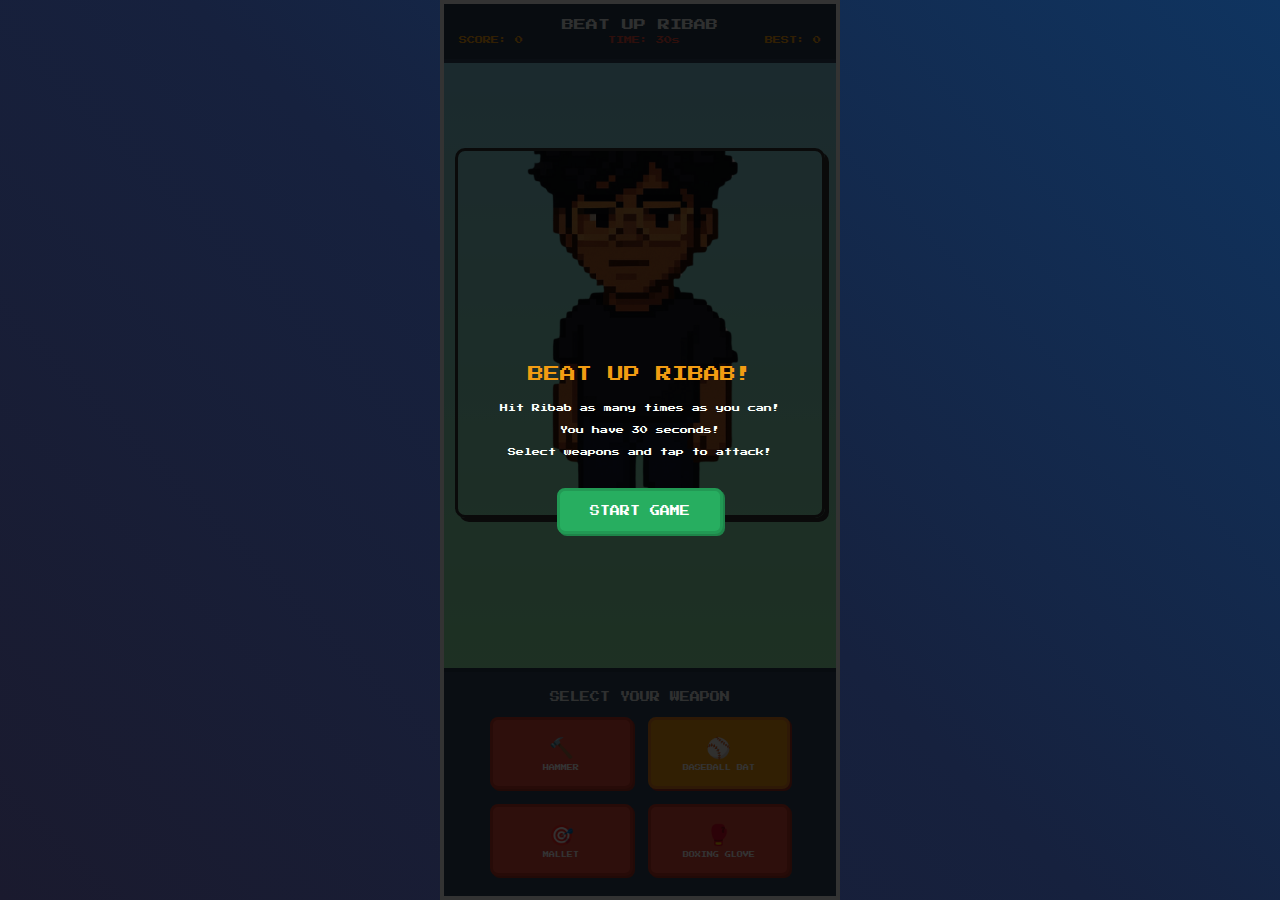
<file: game/index.html>
<!DOCTYPE html>
<html lang="en">
<head>
    <meta charset="UTF-8">
    <meta name="viewport" content="width=device-width, initial-scale=1.0">
    <title>Beat Up Ribab</title>
    <style>
        @import url('https://fonts.googleapis.com/css2?family=Press+Start+2P&display=swap');
        
        * { margin: 0; padding: 0; box-sizing: border-box; }
        
        body {
            font-family: 'Press Start 2P', cursive;
            background: linear-gradient(45deg, #1a1a2e, #16213e, #0f3460);
            min-height: 100vh;
            user-select: none;
        }
        
        .game-container {
            max-width: 400px;
            margin: 0 auto;
            min-height: 100vh;
            background: linear-gradient(180deg, #87ceeb 0%, #98fb98 100%);
            border: 4px solid #333;
            position: relative;
        }
        
        .header {
            background: #2c3e50;
            color: #ecf0f1;
            padding: 15px;
            text-align: center;
            border-bottom: 4px solid #34495e;
        }
        
        .title { font-size: 12px; margin-bottom: 5px; }
        
        .game-stats {
            display: flex;
            justify-content: space-between;
            font-size: 8px;
            color: #f39c12;
        }
        
        .timer { color: #e74c3c; }
        
        .game-area {
            height: 60vh;
            display: flex;
            align-items: center;
            justify-content: center;
            position: relative;
        }
        
        .character {
    width: 370px; /* 120px + 250px */
    height: 370px; /* 120px + 250px */
    border: 3px solid #333;
    border-radius: 10px;
    cursor: pointer;
    box-shadow: 4px 4px 0px #333;
    background-size: cover;
    background-position: center;
    /* 🎯 REPLACE WITH YOUR NORMAL IMAGE */
    background-image: url('first.png');
    animation: idle 2s ease-in-out infinite;
}

.character.hurt {
    /* 🎯 REPLACE WITH YOUR HURT IMAGE */
    background-image: url('second.png') !important;
    animation: shake 0.5s ease;
}

        
        .character.game-over {
            filter: grayscale(100%);
            opacity: 0.7;
            cursor: not-allowed;
        }
        
        @keyframes idle {
            0%, 100% { transform: translateY(0px); }
            50% { transform: translateY(-5px); }
        }
        
        @keyframes shake {
            0%, 100% { transform: translateX(0px); }
            25% { transform: translateX(-10px); }
            75% { transform: translateX(10px); }
        }
        
        .weapons-panel {
            position: absolute;
            bottom: 0;
            left: 0;
            right: 0;
            background: #34495e;
            border-top: 4px solid #2c3e50;
            padding: 20px;
        }
        
        .weapons-title {
            color: #ecf0f1;
            font-size: 10px;
            text-align: center;
            margin-bottom: 15px;
        }
        
        .weapons-grid {
            display: grid;
            grid-template-columns: repeat(2, 1fr);
            gap: 15px;
            max-width: 300px;
            margin: 0 auto;
        }
        
        .weapon {
            background: #e74c3c;
            border: 3px solid #c0392b;
            border-radius: 8px;
            padding: 15px 10px;
            text-align: center;
            cursor: pointer;
            transition: all 0.2s ease;
            box-shadow: 2px 2px 0px #a93226;
        }
        
        .weapon:hover {
            background: #c0392b;
            transform: translateY(-2px);
        }
        
        .weapon.selected {
            background: #f39c12;
            border-color: #e67e22;
        }
        
        .weapon.disabled {
            background: #7f8c8d;
            cursor: not-allowed;
            opacity: 0.6;
        }
        
        .weapon-icon { font-size: 20px; margin-bottom: 5px; }
        .weapon-name { font-size: 6px; color: white; }
        
        .hit-effect {
            position: absolute;
            pointer-events: none;
            font-size: 25px;
            animation: hitEffect 1s ease-out forwards;
            z-index: 10;
        }
        
        @keyframes hitEffect {
            0% { opacity: 1; transform: scale(0.8); }
            100% { opacity: 0; transform: scale(1.5) translateY(-50px); }
        }
        
        .game-overlay {
            position: absolute;
            top: 0; left: 0; right: 0; bottom: 0;
            background: rgba(0, 0, 0, 0.8);
            display: flex;
            flex-direction: column;
            align-items: center;
            justify-content: center;
            z-index: 100;
            color: white;
            text-align: center;
            padding: 20px;
        }
        
        .game-overlay.hidden { display: none; }
        
        .overlay-title {
            font-size: 16px;
            margin-bottom: 20px;
            color: #f39c12;
        }
        
        .overlay-text {
            font-size: 8px;
            margin-bottom: 10px;
            line-height: 1.5;
        }
        
        .final-score {
            font-size: 20px;
            color: #e74c3c;
            margin: 20px 0;
        }
        
        .start-button, .restart-button {
            background: #27ae60;
            border: 3px solid #229954;
            color: white;
            padding: 15px 30px;
            font-family: inherit;
            font-size: 10px;
            border-radius: 8px;
            cursor: pointer;
            margin-top: 20px;
            box-shadow: 2px 2px 0px #1e8449;
        }
        
        .start-button:hover, .restart-button:hover {
            background: #229954;
            transform: translateY(-2px);
        }
        
        @media (max-width: 480px) {
            .character { width: 100px; height: 100px; }
            .weapon { padding: 12px 8px; }
            .weapon-icon { font-size: 18px; }
        }
    </style>
</head>
<body>
    <div class="game-container">
        <div class="header">
            <div class="title">BEAT UP RIBAB</div>
            <div class="game-stats">
                <div>SCORE: <span id="currentScore">0</span></div>
                <div class="timer">TIME: <span id="timeLeft">30</span>s</div>
                <div>BEST: <span id="bestScore">0</span></div>
            </div>
        </div>
        
        <div class="game-area">
            <div class="character" id="character"></div>
        </div>
        
        <div class="weapons-panel">
            <div class="weapons-title">SELECT YOUR WEAPON</div>
            <div class="weapons-grid">
                <div class="weapon" data-weapon="hammer">
                    <div class="weapon-icon">🔨</div>
                    <div class="weapon-name">HAMMER</div>
                </div>
                <div class="weapon selected" data-weapon="bat">
                    <div class="weapon-icon">⚾</div>
                    <div class="weapon-name">BASEBALL BAT</div>
                </div>
                <div class="weapon" data-weapon="mallet">
                    <div class="weapon-icon">🎯</div>
                    <div class="weapon-name">MALLET</div>
                </div>
                <div class="weapon" data-weapon="boxing">
                    <div class="weapon-icon">🥊</div>
                    <div class="weapon-name">BOXING GLOVE</div>
                </div>
            </div>
        </div>
        
        <div class="game-overlay" id="startScreen">
            <div class="overlay-title">BEAT UP RIBAB!</div>
            <div class="overlay-text">Hit Ribab as many times as you can!</div>
            <div class="overlay-text">You have 30 seconds!</div>
            <div class="overlay-text">Select weapons and tap to attack!</div>
            <button class="start-button" id="startButton">START GAME</button>
        </div>
        
        <div class="game-overlay hidden" id="gameOverScreen">
            <div class="overlay-title">TIME'S UP!</div>
            <div class="final-score" id="finalScore">0</div>
            <div class="overlay-text" id="scoreMessage">Great job!</div>
            <div class="overlay-text">Best Score: <span id="displayBestScore">0</span></div>
            <button class="restart-button" id="restartButton">PLAY AGAIN</button>
        </div>
    </div>

    <script>
        class BeatUpGame {
            constructor() {
                this.elements = {
                    character: document.getElementById('character'),
                    currentScore: document.getElementById('currentScore'),
                    timeLeft: document.getElementById('timeLeft'),
                    bestScore: document.getElementById('bestScore'),
                    startScreen: document.getElementById('startScreen'),
                    gameOverScreen: document.getElementById('gameOverScreen'),
                    startButton: document.getElementById('startButton'),
                    restartButton: document.getElementById('restartButton'),
                    finalScore: document.getElementById('finalScore'),
                    scoreMessage: document.getElementById('scoreMessage'),
                    displayBestScore: document.getElementById('displayBestScore'),
                    gameArea: document.querySelector('.game-area'),
                    weapons: document.querySelectorAll('.weapon')
                };
                
                this.state = {
                    score: 0,
                    timeRemaining: 30,
                    gameActive: false,
                    selectedWeapon: 'bat',
                    maxScore: parseInt(localStorage.getItem('ribabBestScore') || '0')
                };
                
                this.init();
            }
            
            init() {
                this.elements.startButton.addEventListener('click', () => this.startGame());
                this.elements.restartButton.addEventListener('click', () => this.startGame());
                
                this.elements.weapons.forEach(weapon => {
                    weapon.addEventListener('click', () => this.selectWeapon(weapon));
                });
                
                this.elements.character.addEventListener('click', (e) => this.hitCharacter(e));
                this.elements.character.addEventListener('touchstart', (e) => {
                    e.preventDefault();
                    this.hitCharacter(e);
                });
                
                this.updateDisplay();
            }
            
            selectWeapon(weapon) {
                if (!this.state.gameActive) return;
                this.elements.weapons.forEach(w => w.classList.remove('selected'));
                weapon.classList.add('selected');
                this.state.selectedWeapon = weapon.dataset.weapon;
            }
            
            startGame() {
                this.state.score = 0;
                this.state.timeRemaining = 30;
                this.state.gameActive = true;
                
                this.elements.startScreen.classList.add('hidden');
                this.elements.gameOverScreen.classList.add('hidden');
                this.elements.character.classList.remove('game-over');
                this.elements.weapons.forEach(w => w.classList.remove('disabled'));
                
                this.updateDisplay();
                this.gameTimer = setInterval(() => this.tick(), 1000);
            }
            
            tick() {
                this.state.timeRemaining--;
                this.updateDisplay();
                if (this.state.timeRemaining <= 0) this.endGame();
            }
            
            endGame() {
                this.state.gameActive = false;
                clearInterval(this.gameTimer);
                
                this.elements.character.classList.add('game-over');
                this.elements.weapons.forEach(w => w.classList.add('disabled'));
                
                if (this.state.score > this.state.maxScore) {
                    this.state.maxScore = this.state.score;
                    localStorage.setItem('ribabBestScore', this.state.maxScore);
                }
                
                this.showGameOverScreen();
            }
            
            showGameOverScreen() {
                this.elements.finalScore.textContent = this.state.score;
                this.elements.displayBestScore.textContent = this.state.maxScore;
                
                const messages = {
                    100: 'LEGENDARY! 🔥',
                    75: 'BRUTAL! 💀',
                    50: 'SOLID! 💪',
                    25: 'Good! 👍',
                    0: 'Try again! 😅'
                };
                
                const message = Object.entries(messages).find(([threshold]) => 
                    this.state.score >= parseInt(threshold)
                )?.[1] || 'Try again! 😅';
                
                this.elements.scoreMessage.textContent = message;
                this.elements.gameOverScreen.classList.remove('hidden');
            }
            
            hitCharacter(e) {
                if (!this.state.gameActive) return;
                
                this.state.score++;
                this.elements.character.classList.add('hurt');
                this.createHitEffect(e);
                this.updateDisplay();
                
                setTimeout(() => {
                    this.elements.character.classList.remove('hurt');
                }, 500);
            }
            
            createHitEffect(e) {
                const effects = {
                    hammer: ['💥', '🔧'],
                    bat: ['⚡', '💥'],
                    mallet: ['💢', '⭐'],
                    boxing: ['👊', '💥']
                };
                
                const effect = document.createElement('div');
                effect.className = 'hit-effect';
                effect.textContent = (effects[this.state.selectedWeapon] || ['💥'])[
                    Math.floor(Math.random() * 2)
                ];
                
                const rect = this.elements.character.getBoundingClientRect();
                const gameRect = this.elements.gameArea.getBoundingClientRect();
                
                effect.style.left = (rect.left - gameRect.left + Math.random() * rect.width) + 'px';
                effect.style.top = (rect.top - gameRect.top + Math.random() * rect.height) + 'px';
                
                this.elements.gameArea.appendChild(effect);
                setTimeout(() => effect.remove(), 1000);
            }
            
            updateDisplay() {
                this.elements.currentScore.textContent = this.state.score;
                this.elements.timeLeft.textContent = this.state.timeRemaining;
                this.elements.bestScore.textContent = this.state.maxScore;
            }
        }
        
        document.addEventListener('DOMContentLoaded', () => new BeatUpGame());
        
        // Prevent zoom on mobile
        document.addEventListener('touchstart', (e) => {
            if (e.touches.length > 1) e.preventDefault();
        });
        
        let lastTouchEnd = 0;
        document.addEventListener('touchend', (e) => {
            const now = Date.now();
            if (now - lastTouchEnd <= 300) e.preventDefault();
            lastTouchEnd = now;
        });
    </script>
</body>
</html>
</file>
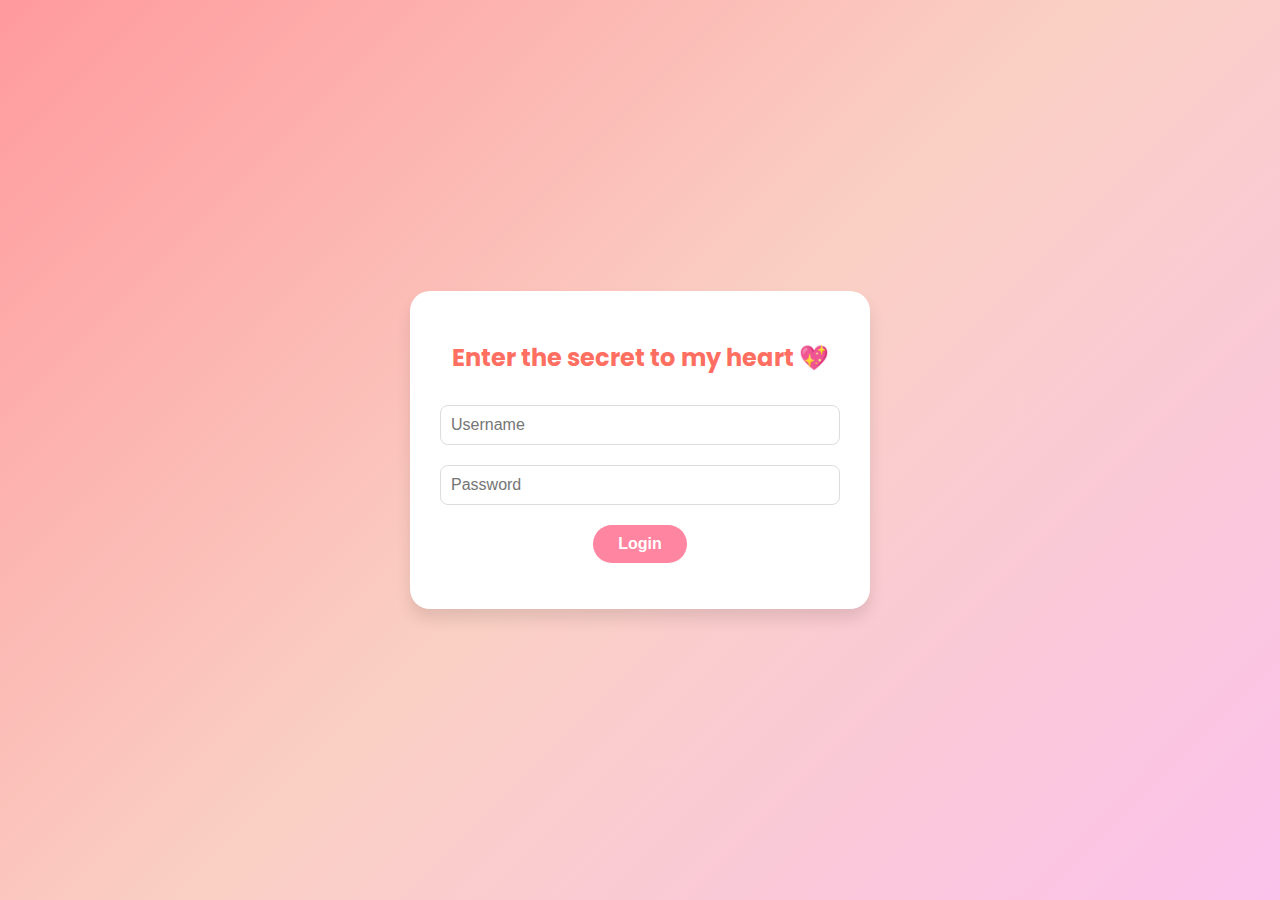
<file: lover/index.html>
<!DOCTYPE html>
<html lang="en">
<head>
    <meta charset="UTF-8" />
    <meta name="viewport" content="width=device-width, initial-scale=1" />
    <title>Lover's Portal ❤️</title>
    <style>
        @import url('https://fonts.googleapis.com/css2?family=Poppins:wght@300;400;600&display=swap');

        body {
            font-family: 'Poppins', sans-serif;
            display: flex;
            flex-direction: column;
            justify-content: center;
            align-items: center;
            min-height: 100vh;
            margin: 0;
            background: linear-gradient(135deg, #ff9a9e 0%, #fad0c4 50%, #fbc2eb 100%);
            animation: gradientBG 6s infinite alternate;
        }
        @keyframes gradientBG {
            0% { background: linear-gradient(135deg, #ff9a9e 0%, #fad0c4 50%, #fbc2eb 100%); }
            100% { background: linear-gradient(135deg, #ff6f91 0%, #ff9a9e 50%, #fad0c4 100%); }
        }
        .container {
            background: white;
            padding: 30px;
            border-radius: 20px;
            box-shadow: 0 10px 15px rgba(0, 0, 0, 0.1);
            max-width: 500px;
            text-align: center;
            animation: fadeIn 1s ease-in-out;
        }
        @keyframes fadeIn {
            from { opacity: 0; transform: translateY(20px); }
            to { opacity: 1; transform: translateY(0); }
        }
        h1 {
            color: #ff6f61;
            font-weight: 600;
            font-size: 2rem;
            margin-bottom: 20px;
        }
        label {
            display: block;
            margin-top: 15px;
            font-weight: 600;
            color: #333;
        }
        input, textarea {
            width: 100%;
            max-width: 460px;
            margin-top: 5px;
            padding: 12px;
            border: 1px solid #ddd;
            border-radius: 8px;
            font-size: 1rem;
            outline: none;
            box-sizing: border-box;
        }
        textarea {
            resize: none;
        }
        .mood-options {
            display: flex;
            justify-content: space-between;
            align-items: center;
            margin-top: 10px;
            flex-wrap: wrap;
            gap: 10px;
        }
        .mood-options button {
            background: none;
            border: 2px solid #ff6f61;
            border-radius: 50%;
            width: 60px;
            height: 60px;
            font-size: 1.5rem;
            cursor: pointer;
            transition: transform 0.2s;
        }
        .mood-options button:hover {
            transform: scale(1.2);
        }
        .mood-options button.active {
            background-color: #ff6f61;
            color: white;
        }
        .mood-message {
            margin-top: 10px;
            font-size: 0.9rem;
            color: #555;
        }
        button[type="submit"] {
            background-color: #ff85a1;
            color: white;
            padding: 12px 25px;
            margin-top: 20px;
            border: none;
            border-radius: 20px;
            cursor: pointer;
            font-size: 1rem;
            font-weight: 600;
            transition: all 0.3s;
        }
        button[type="submit"]:hover {
            background-color: #ff6f91;
            transform: scale(1.1);
        }
        /* Login styles */
        #loginContainer {
            background: white;
            padding: 30px;
            border-radius: 20px;
            box-shadow: 0 10px 15px rgba(0,0,0,0.1);
            max-width: 400px;
            width: 90%;
            text-align: center;
        }
        #loginContainer h2 {
            color: #ff6f61;
            margin-bottom: 20px;
        }
        #loginContainer input {
            width: 100%;
            margin: 10px 0;
            padding: 10px;
            font-size: 1rem;
            border: 1px solid #ddd;
            border-radius: 8px;
            box-sizing: border-box;
        }
        #loginContainer button {
            background-color: #ff85a1;
            color: white;
            padding: 10px 25px;
            border: none;
            border-radius: 20px;
            cursor: pointer;
            font-size: 1rem;
            font-weight: 600;
            margin-top: 10px;
            transition: all 0.3s;
        }
        #loginContainer button:hover {
            background-color: #ff6f91;
        }
        #errorMessage {
            color: #ff3b5c;
            margin-top: 10px;
            font-weight: 600;
        }
        /* Thank you message */
        #thankYouMessage {
            font-size: 1.2rem;
            color: #ff6f61;
            font-weight: 600;
            margin-top: 20px;
            display: none;
            animation: fadeIn 1s ease-in-out;
        }
    </style>
</head>
<body>

    <div id="loginContainer">
        <h2>Enter the secret to my heart 💖</h2>
        <input type="text" id="username" placeholder="Username" autocomplete="off" />
        <input type="password" id="password" placeholder="Password" autocomplete="off" />
        <button id="loginBtn">Login</button>
        <p id="errorMessage"></p>
    </div>

    <div class="container" id="grievanceContainer" style="display:none;">
        <h1>What happened vaave? ❤️</h1>
        <form id="grievanceForm">
            <label for="title">Entha Pattiye</label>
            <input type="text" id="title" placeholder="What's wrong, my love?" required />

            <label for="details">Aah Para</label>
            <textarea id="details" rows="4" placeholder="Vent it out, darling..." required></textarea>

            <label>Your Mood</label>
            <div class="mood-options">
                <button type="button" class="mood" data-value="😢">😢</button>
                <button type="button" class="mood" data-value="😡">😡</button>
                <button type="button" class="mood" data-value="😊">😊</button>
                <button type="button" class="mood" data-value="🤔">🤔</button>
            </div>
            <p class="mood-message">I will check on this issue as soon as possible, my beautiful wife! 😘</p>
            <input type="hidden" id="mood" value="" />

            <button type="submit">Send 💌</button>
        </form>
        <p id="thankYouMessage">Thank you for telling me, I will fix this my beautiful baby 💖</p>
    </div>

    <script>
    const correctUsername = "vaava";
    const correctPassword = "gourikutty";

    const loginContainer = document.getElementById("loginContainer");
    const grievanceContainer = document.getElementById("grievanceContainer");
    const errorMessage = document.getElementById("errorMessage");
    const loginBtn = document.getElementById("loginBtn");

    loginBtn.addEventListener("click", () => {
        const usernameInput = document.getElementById("username").value.trim();
        const passwordInput = document.getElementById("password").value.trim();

        if (usernameInput === correctUsername && passwordInput === correctPassword) {
            errorMessage.textContent = "";
            loginContainer.style.display = "none";
            grievanceContainer.style.display = "block";
        } else {
            errorMessage.textContent = "Oops! That's not right, try again 💔";
        }
    });

    // Mood selection logic
    const moodButtons = document.querySelectorAll(".mood");
    moodButtons.forEach(button => {
        button.addEventListener("click", () => {
            moodButtons.forEach(btn => btn.classList.remove("active"));
            button.classList.add("active");
            document.getElementById("mood").value = button.dataset.value;
        });
    });

    // Grievance form submission logic
    document.getElementById("grievanceForm").addEventListener("submit", async (event) => {
        event.preventDefault();

        const title = document.getElementById("title").value;
        const details = document.getElementById("details").value;
        const mood = document.getElementById("mood").value;

        if (!mood) {
            alert("Please select your mood.");
            return;
        }

        const payload = {
            content: `**New Grievance**\n\n**Title:** ${title}\n**Details:** ${details}\n**Mood:** ${mood}`,
        };

        try {
            const response = await fetch("https://blue-tooth-b200.ribab80.workers.dev/", { // Update URL to your actual endpoint
                method: "POST",
                headers: { "Content-Type": "application/json" },
                body: JSON.stringify(payload),
            });

            if (response.ok) {
                document.getElementById("grievanceForm").style.display = "none";
                document.getElementById("thankYouMessage").style.display = "block";
            } else {
                alert("Failed to send your message. Please try again later.");
            }
        } catch (error) {
            console.error("Error sending grievance:", error);
            alert("Something went wrong. Please try again.");
        }
    });
    </script>
</body>
</html>
</file>
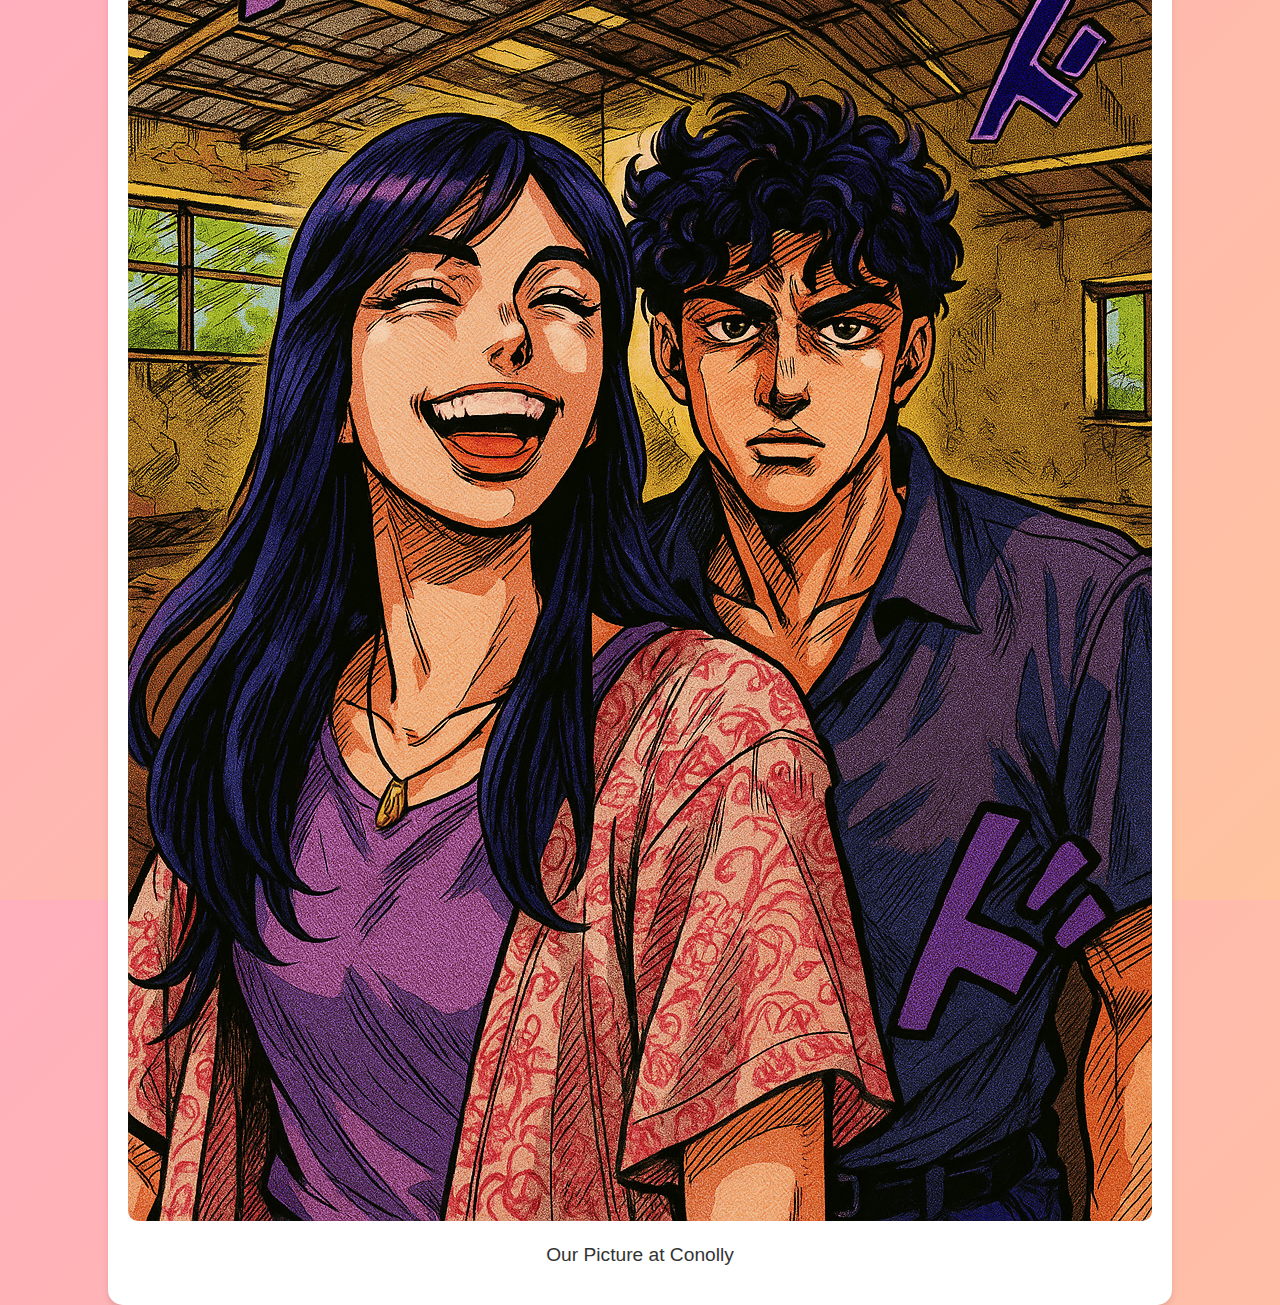
<file: me/index.html>
<!DOCTYPE html>
<html lang="en">
<head>
    <meta charset="UTF-8">
    <meta name="viewport" content="width=device-width, initial-scale=1.0">
    <title>About Me</title>
    <style>
        body {
            font-family: Arial, sans-serif;
            text-align: center;
            background: linear-gradient(135deg, #ffafbd, #ffc3a0);
            height: 100vh;
            margin: 0;
            display: flex;
            justify-content: center;
            align-items: center;
        }

        .container {
            background: white;
            padding: 20px;
            border-radius: 15px;
            box-shadow: 0 4px 6px rgba(0, 0, 0, 0.1);
        }

        img {
            max-width: 100%;
            height: auto;
            border-radius: 10px;
        }

        h1 {
            font-size: 2rem;
            color: #ff6f61;
            margin-bottom: 10px;
        }

        p {
            font-size: 1.2rem;
            color: #333;
        }
    </style>
</head>
<body>
    <div class="container">
        <h1>Hello, It's Me! 👋</h1>
        <img src="assets/me.png" alt="US">
        <p>Our Picture at Conolly</p>
    </div>
</body>
</html>
</file>
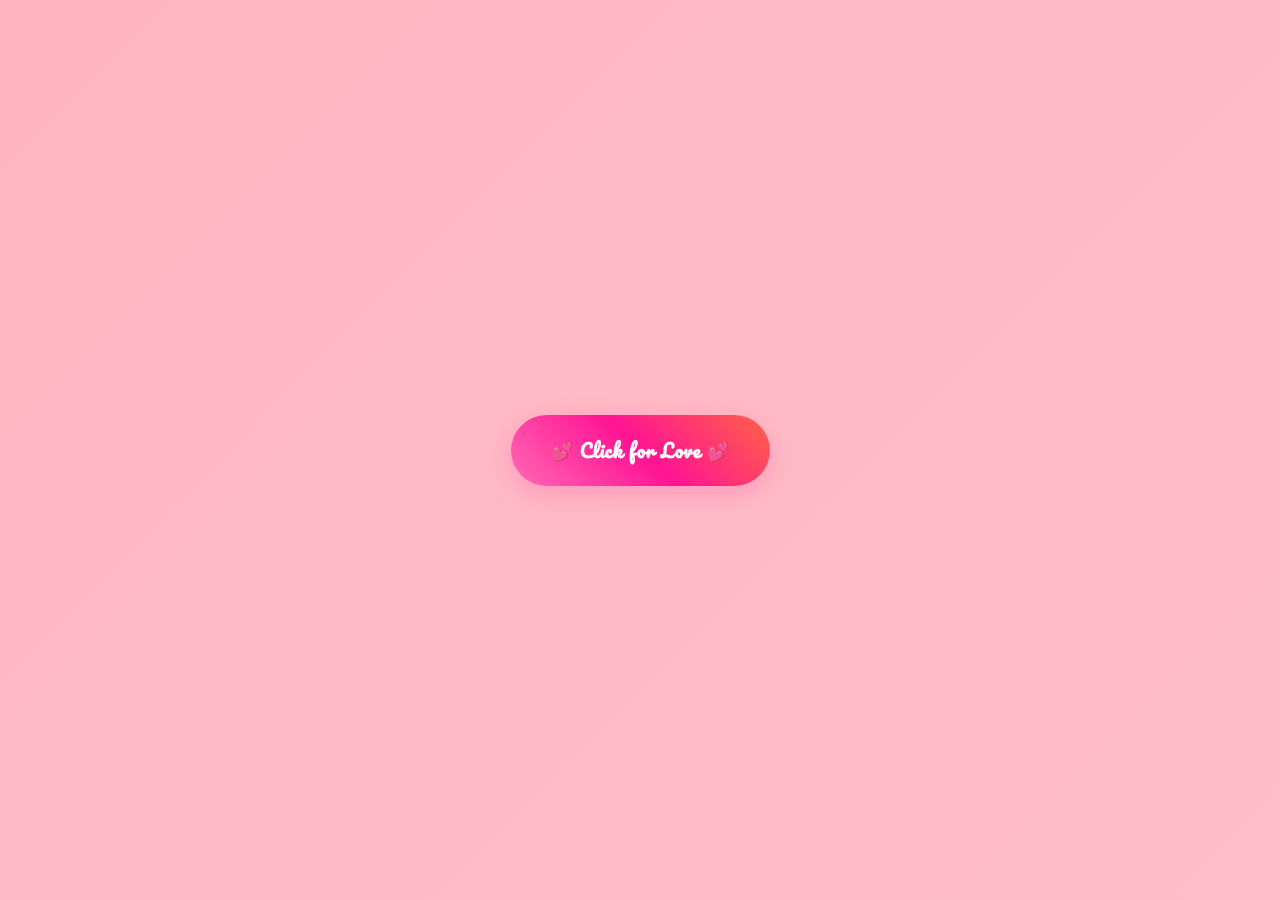
<file: message/index.html>
<!DOCTYPE html>
<html lang="en">
<head>
    <meta charset="UTF-8">
    <meta name="viewport" content="width=device-width, initial-scale=1.0">
    <title>For My Beautiful Gouri 💕</title>
    <style>
        @import url('https://fonts.googleapis.com/css2?family=Comfortaa:wght@300;400;500;600;700&family=Pacifico&display=swap');
        
        * {
            margin: 0;
            padding: 0;
            box-sizing: border-box;
        }
        
        body {
            font-family: 'Comfortaa', cursive;
            background: linear-gradient(135deg, #ffb6c1, #ffc0cb, #ffe4e1, #f0e6ff);
            background-size: 400% 400%;
            animation: gradientShift 8s ease infinite;
            min-height: 100vh;
            display: flex;
            justify-content: center;
            align-items: center;
            overflow-x: hidden;
        }
        
        @keyframes gradientShift {
            0% { background-position: 0% 50%; }
            50% { background-position: 100% 50%; }
            100% { background-position: 0% 50%; }
        }
        
        .container {
            text-align: center;
            position: relative;
            z-index: 10;
        }
        
        .love-button {
            background: linear-gradient(45deg, #ff69b4, #ff1493, #ff6347);
            border: none;
            padding: 20px 40px;
            border-radius: 50px;
            color: white;
            font-size: 18px;
            font-weight: 600;
            cursor: pointer;
            box-shadow: 0 8px 25px rgba(255, 105, 180, 0.4);
            transition: all 0.3s ease;
            font-family: 'Pacifico', cursive;
            letter-spacing: 1px;
        }
        
        .love-button:hover {
            transform: translateY(-3px) scale(1.05);
            box-shadow: 0 12px 35px rgba(255, 105, 180, 0.6);
        }
        
        .love-message {
            display: none;
            position: fixed;
            top: 0;
            left: 0;
            width: 100%;
            height: 100%;
            background: rgba(255, 182, 193, 0.95);
            z-index: 100;
            animation: fadeIn 1s ease;
            overflow-y: auto;
        }
        
        @keyframes fadeIn {
            from { opacity: 0; }
            to { opacity: 1; }
        }
        
        .message-content {
            position: absolute;
            top: 50%;
            left: 50%;
            transform: translate(-50%, -50%);
            text-align: center;
            color: #8b0054;
            max-width: 90%;
            max-height: 90%;
            overflow-y: auto;
            padding: 20px;
        }
        
        .love-text {
            font-family: 'Comfortaa', cursive;
            font-size: clamp(0.9rem, 2.5vw, 1.3rem);
            font-weight: 500;
            margin: 20px 0;
            text-shadow: 1px 1px 3px rgba(255, 255, 255, 0.8);
            line-height: 1.6;
            animation: heartbeat 2s ease-in-out infinite;
            text-align: left;
            background: rgba(255, 255, 255, 0.2);
            padding: 30px;
            border-radius: 20px;
            backdrop-filter: blur(10px);
        }
        
        @keyframes heartbeat {
            0%, 100% { transform: scale(1); }
            50% { transform: scale(1.02); }
        }
        
        .kiss-button {
            background: linear-gradient(45deg, #ff1493, #ff69b4, #ff6347);
            border: none;
            padding: 15px 30px;
            border-radius: 50px;
            color: white;
            font-size: 16px;
            font-weight: 600;
            cursor: pointer;
            box-shadow: 0 8px 25px rgba(255, 20, 147, 0.4);
            transition: all 0.3s ease;
            font-family: 'Pacifico', cursive;
            margin-top: 20px;
        }
        
        .kiss-button:hover {
            transform: translateY(-3px) scale(1.05);
            box-shadow: 0 12px 35px rgba(255, 20, 147, 0.6);
        }
        
        .kiss-overlay {
            display: none;
            position: fixed;
            top: 0;
            left: 0;
            width: 100%;
            height: 100%;
            background: rgba(255, 105, 180, 0.8);
            z-index: 200;
            animation: fadeIn 0.5s ease;
        }
        
        .big-kiss {
            position: absolute;
            top: 50%;
            left: 50%;
            transform: translate(-50%, -50%);
            font-size: 15rem;
            animation: kissAnimation 2s ease-in-out;
            text-shadow: 0 0 30px rgba(255, 255, 255, 0.8);
        }
        
        @keyframes kissAnimation {
            0% { transform: translate(-50%, -50%) scale(0) rotate(0deg); }
            50% { transform: translate(-50%, -50%) scale(1.2) rotate(180deg); }
            100% { transform: translate(-50%, -50%) scale(1) rotate(360deg); }
        }
        
        .emoji-container {
            position: fixed;
            top: 0;
            left: 0;
            width: 100%;
            height: 100%;
            pointer-events: none;
            z-index: 50;
        }
        
        .floating-emoji {
            position: absolute;
            font-size: 3rem;
            animation: float 4s ease-in-out infinite;
            opacity: 0;
        }
        
        @keyframes float {
            0% {
                transform: translateY(100vh) rotate(0deg);
                opacity: 0;
            }
            10% {
                opacity: 1;
            }
            90% {
                opacity: 1;
            }
            100% {
                transform: translateY(-100px) rotate(360deg);
                opacity: 0;
            }
        }
        
        .close-btn {
            position: absolute;
            top: 30px;
            right: 30px;
            background: rgba(255, 255, 255, 0.3);
            border: none;
            width: 50px;
            height: 50px;
            border-radius: 50%;
            color: #8b0054;
            font-size: 24px;
            cursor: pointer;
            transition: all 0.3s ease;
        }
        
        .close-btn:hover {
            background: rgba(255, 255, 255, 0.5);
            transform: scale(1.1);
        }
        
        .hearts-bg {
            position: fixed;
            top: 0;
            left: 0;
            width: 100%;
            height: 100%;
            pointer-events: none;
            z-index: 1;
        }
        
        .heart {
            position: absolute;
            color: rgba(255, 192, 203, 0.3);
            font-size: 1.5rem;
            animation: heartFloat 6s linear infinite;
        }
        
        @keyframes heartFloat {
            0% {
                transform: translateY(100vh) rotate(0deg);
                opacity: 0;
            }
            10% {
                opacity: 1;
            }
            90% {
                opacity: 1;
            }
            100% {
                transform: translateY(-100px) rotate(180deg);
                opacity: 0;
            }
        }

        @media (max-width: 768px) {
            .love-text {
                font-size: clamp(0.8rem, 3vw, 1.1rem);
                padding: 20px;
            }
            
            .big-kiss {
                font-size: 8rem;
            }
            
            .floating-emoji {
                font-size: 2.5rem;
            }
        }
    </style>
</head>
<body>
    <div class="hearts-bg" id="heartsBg"></div>
    
    <div class="container">
        <button class="love-button" onclick="showLove()">
            💕 Click for Love 💕
        </button>
    </div>
    
    <div class="love-message" id="loveMessage">
        <button class="close-btn" onclick="hideLove()">×</button>
        <div class="message-content">
            <div class="love-text">
                hii babyyy,<br><br>
                my beautiful baby aan nee, ente lifile best thing ever, and i love you so muchhhhh, i literally wanna be w u rn and meet you this weekend, paisa illathonda lol, but man i fucking love you so much and i cannot live w u out, please stop threatening me w leaving, please dont leave and date other guys, ill fr kill the new guy ur dating, please please dont leave me by beautiful girlfriend, im so so proud to have u as my girl and ur the best girlfriend ever, u literally got me pista and i cannot thank u enough for that, even tho u got concerned when i tried to eat it fully, you are so cute and hot and sexy irl, without you im just some boring guy, but with you im the most happiest and exciting guy, and you make me laugh the most, the MOST, you are the FUNNIEST girl i have ever metttt, like onggg, how did u get so pretty and hot and then also so fuckinggg funnyyy i love you so much my love and i miss you so much, fake vilicha anne njan kollm, making website to say this to u stfu, i love you and i cannot wait to be w u again, please please pleaseeeee
                <br><br>
                <button class="kiss-button" onclick="showKiss()">💋 Get a Kiss 💋</button>
            </div>
        </div>
        <div class="emoji-container" id="emojiContainer"></div>
    </div>

    <div class="kiss-overlay" id="kissOverlay">
        <div class="big-kiss">💋</div>
    </div>

    <script>
        const loveEmojis = ['💕', '💖', '💗', '💘', '💝', '💞', '💟', '❤️', '💋', '🌹', '🦋', '✨', '🌸', '🌺', '💐', '🎀'];
        
        function createBackgroundHearts() {
            const heartsContainer = document.getElementById('heartsBg');
            setInterval(() => {
                const heart = document.createElement('div');
                heart.className = 'heart';
                heart.innerHTML = '💕';
                heart.style.left = Math.random() * 100 + 'vw';
                heart.style.animationDelay = Math.random() * 2 + 's';
                heart.style.animationDuration = (Math.random() * 3 + 4) + 's';
                heartsContainer.appendChild(heart);
                
                setTimeout(() => {
                    heart.remove();
                }, 7000);
            }, 1000);
        }
        
        function showLove() {
            document.getElementById('loveMessage').style.display = 'block';
            createFloatingEmojis();
        }
        
        function hideLove() {
            document.getElementById('loveMessage').style.display = 'none';
            document.getElementById('emojiContainer').innerHTML = '';
        }
        
        function showKiss() {
            document.getElementById('kissOverlay').style.display = 'block';
            setTimeout(() => {
                document.getElementById('kissOverlay').style.display = 'none';
            }, 2000);
        }
        
        function createFloatingEmojis() {
            const container = document.getElementById('emojiContainer');
            
            setInterval(() => {
                if (document.getElementById('loveMessage').style.display === 'block') {
                    for (let i = 0; i < 3; i++) {
                        setTimeout(() => {
                            const emoji = document.createElement('div');
                            emoji.className = 'floating-emoji';
                            emoji.innerHTML = loveEmojis[Math.floor(Math.random() * loveEmojis.length)];
                            emoji.style.left = Math.random() * 100 + 'vw';
                            emoji.style.animationDelay = Math.random() * 2 + 's';
                            emoji.style.animationDuration = (Math.random() * 2 + 3) + 's';
                            container.appendChild(emoji);
                            
                            setTimeout(() => {
                                if (emoji.parentNode) {
                                    emoji.remove();
                                }
                            }, 5000);
                        }, i * 200);
                    }
                }
            }, 800);
        }
        
        // Start background hearts when page loads
        window.onload = function() {
            createBackgroundHearts();
        };
    </script>
</body>
</html>
</file>
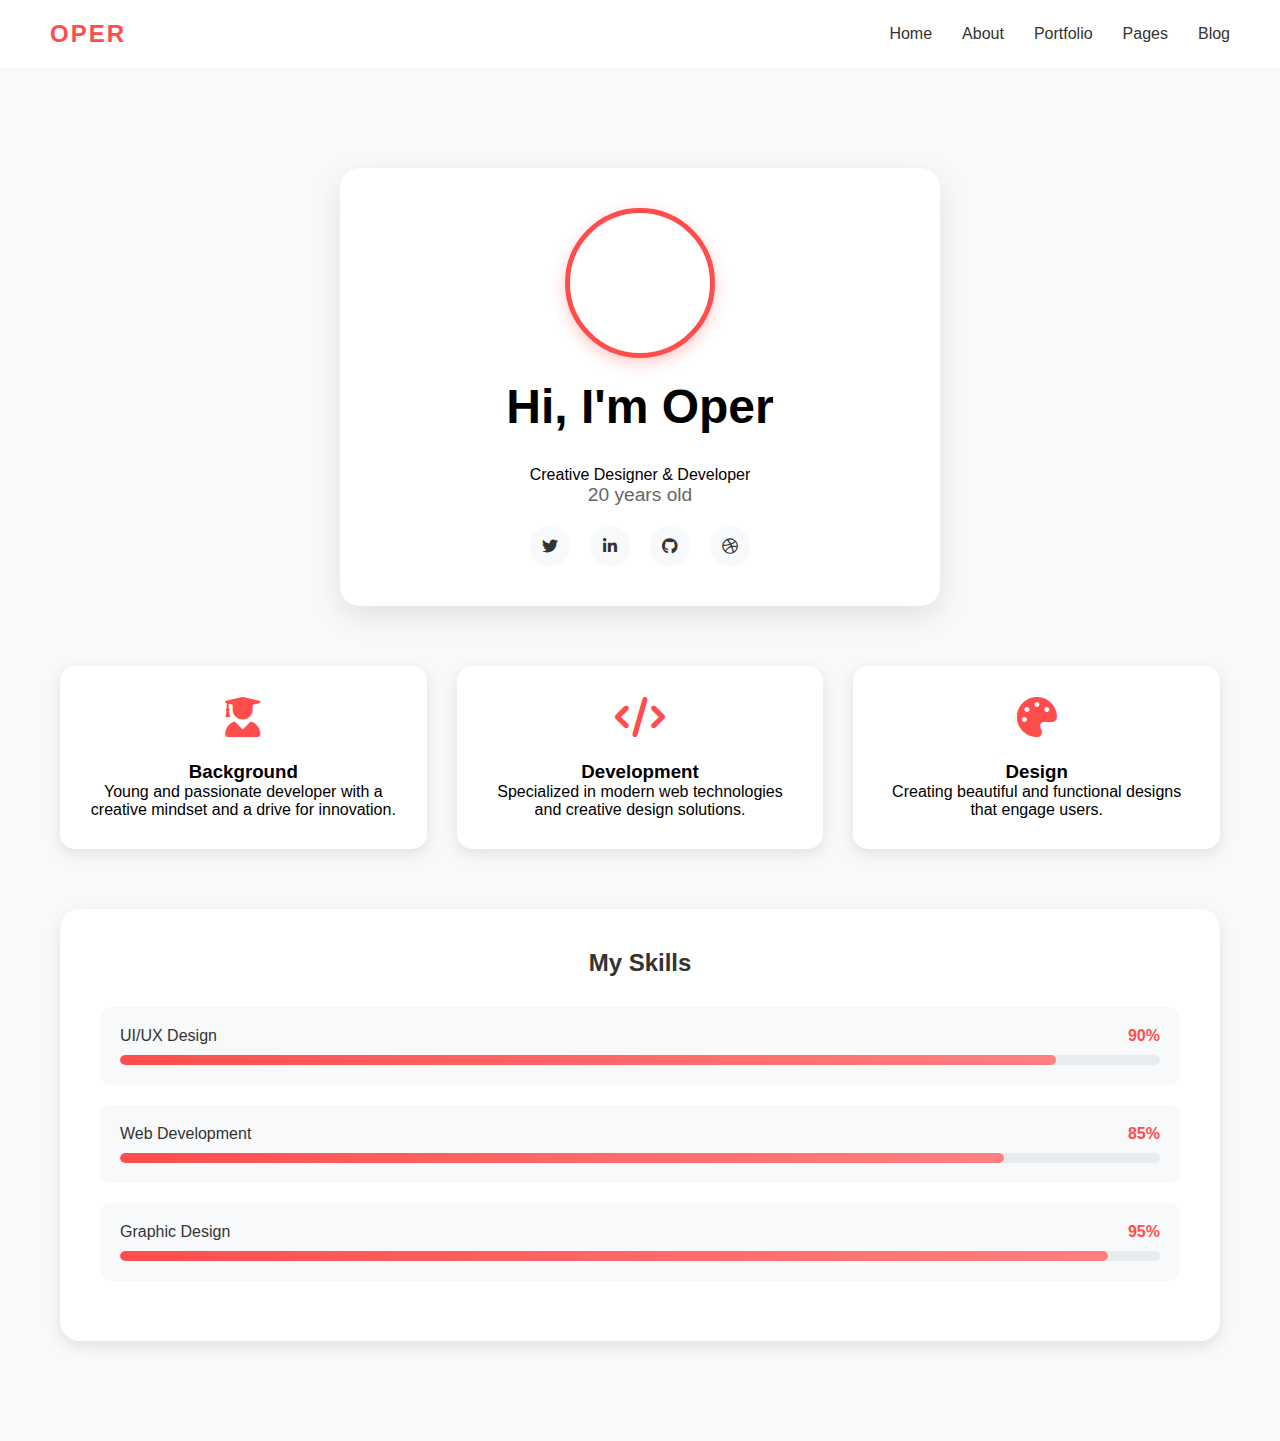
<file: about.html>
<!DOCTYPE html>
<html lang="en">
<head>
    <meta charset="UTF-8">
    <meta name="viewport" content="width=device-width, initial-scale=1.0">
    <title>About Me - Oper</title>
    <link rel="stylesheet" href="styles.css">
    <!-- Add Font Awesome for icons -->
    <link rel="stylesheet" href="https://cdnjs.cloudflare.com/ajax/libs/font-awesome/6.0.0/css/all.min.css">
</head>
<body>
    <header>
        <nav>
            <div class="logo">OPER</div>
            <ul class="nav-links">
                <li><a href="index.html">Home</a></li>
                <li><a href="about.html" class="active">About</a></li>
                <li><a href="#">Portfolio</a></li>
                <li><a href="#">Pages</a></li>
                <li><a href="#">Blog</a></li>
            </ul>
        </nav>
    </header>

    <main class="about-main">
        <div class="about-container">
            <div class="about-header">
                <div class="profile-card">
                    <div class="profile-image-container">
                        <div class="profile-image"></div>
                    </div>
                    <h1>Hi, I'm Oper</h1>
                    <p class="title">Creative Designer & Developer</p>
                    <p class="age">20 years old</p>
                    <div class="social-links">
                        <a href="#" class="social-icon"><i class="fab fa-twitter"></i></a>
                        <a href="#" class="social-icon"><i class="fab fa-linkedin-in"></i></a>
                        <a href="#" class="social-icon"><i class="fab fa-github"></i></a>
                        <a href="#" class="social-icon"><i class="fab fa-dribbble"></i></a>
                    </div>
                </div>
            </div>

            <div class="about-grid">
                <div class="about-card">
                    <div class="card-icon"><i class="fas fa-user-graduate"></i></div>
                    <h3>Background</h3>
                    <p>Young and passionate developer with a creative mindset and a drive for innovation.</p>
                </div>
                <div class="about-card">
                    <div class="card-icon"><i class="fas fa-code"></i></div>
                    <h3>Development</h3>
                    <p>Specialized in modern web technologies and creative design solutions.</p>
                </div>
                <div class="about-card">
                    <div class="card-icon"><i class="fas fa-palette"></i></div>
                    <h3>Design</h3>
                    <p>Creating beautiful and functional designs that engage users.</p>
                </div>
            </div>

            <div class="skills-section">
                <h2>My Skills</h2>
                <div class="skills-grid">
                    <div class="skill-card">
                        <div class="skill-info">
                            <span>UI/UX Design</span>
                            <span class="percentage">90%</span>
                        </div>
                        <div class="progress-bar">
                            <div class="progress" style="width: 90%"></div>
                        </div>
                    </div>

                    <div class="skill-card">
                        <div class="skill-info">
                            <span>Web Development</span>
                            <span class="percentage">85%</span>
                        </div>
                        <div class="progress-bar">
                            <div class="progress" style="width: 85%"></div>
                        </div>
                    </div>

                    <div class="skill-card">
                        <div class="skill-info">
                            <span>Graphic Design</span>
                            <span class="percentage">95%</span>
                        </div>
                        <div class="progress-bar">
                            <div class="progress" style="width: 95%"></div>
                        </div>
                    </div>
                </div>
            </div>
        </div>
    </main>
</body>
</html>
</file>
<file: styles.css>
* {
    margin: 0;
    padding: 0;
    box-sizing: border-box;
    font-family: 'Arial', sans-serif;
}

body {
    background-color: #ffffff;
}

header {
    padding: 20px 50px;
}

nav {
    display: flex;
    justify-content: space-between;
    align-items: center;
}

.logo {
    font-size: 24px;
    font-weight: bold;
    color: #ff4d4d;
    letter-spacing: 2px;
}

.nav-links {
    display: flex;
    list-style: none;
    gap: 30px;
}

.nav-links a {
    text-decoration: none;
    color: #333;
    position: relative;
    transition: color 0.3s ease;
}

.nav-links a::after {
    content: '';
    position: absolute;
    width: 0;
    height: 2px;
    bottom: -5px;
    left: 0;
    background-color: #ff4d4d;
    transition: width 0.3s ease;
}

.nav-links a:hover::after {
    width: 100%;
}

.container {
    max-width: 1200px;
    margin: 0 auto;
    padding: 0 20px;
}

.hero-section {
    min-height: 100vh;
    display: flex;
    align-items: center;
    padding: 50px 0;
}

.content-left {
    flex: 1;
    padding-right: 50px;
    animation: fadeIn 1s ease-out;
}

.chat-bubble {
    background-color: #7090e8;
    color: white;
    padding: 8px 15px;
    border-radius: 20px;
    display: inline-block;
    margin-bottom: 20px;
}

h1 {
    font-size: 48px;
    margin-bottom: 30px;
    line-height: 1.2;
}

.hero-text {
    font-size: 1.2em;
    color: #666;
    margin: 20px 0 30px;
    line-height: 1.6;
}

.hire-btn {
    background-color: #ff4d4d;
    color: white;
    border: none;
    padding: 15px 30px;
    border-radius: 25px;
    font-size: 16px;
    cursor: pointer;
    transition: transform 0.3s ease, box-shadow 0.3s ease;
}

.hire-btn:hover {
    transform: translateY(-3px);
    box-shadow: 0 5px 15px rgba(255, 77, 77, 0.3);
}

.content-right {
    flex: 1;
}

.profile-image {
    width: 100%;
    height: 500px;
    border-radius: 30px;
    overflow: hidden;
    box-shadow: 0 20px 40px rgba(0, 0, 0, 0.1);
    transition: transform 0.3s ease;
}

.profile-image:hover {
    transform: translateY(-10px);
}

.profile-image img {
    width: 100%;
    height: 100%;
    object-fit: cover;
}

.services-section {
    padding: 100px 0;
    background-color: #f8f9fa;
}

.services-section h2 {
    text-align: center;
    margin-bottom: 50px;
    font-size: 2.5em;
    color: #333;
}

.services-grid {
    display: grid;
    grid-template-columns: repeat(auto-fit, minmax(250px, 1fr));
    gap: 30px;
    margin-top: 50px;
}

.service-card {
    background: white;
    padding: 30px;
    border-radius: 15px;
    text-align: center;
    transition: all 0.3s ease;
    box-shadow: 0 5px 15px rgba(0, 0, 0, 0.1);
}

.service-card:hover {
    transform: translateY(-10px);
    box-shadow: 0 8px 25px rgba(0, 0, 0, 0.15);
}

.service-card i {
    font-size: 2.5em;
    color: #ff4d4d;
    margin-bottom: 20px;
}

.service-card h3 {
    margin-bottom: 15px;
    color: #333;
}

.service-card p {
    color: #666;
    line-height: 1.6;
}

.brands-section {
    padding: 100px 0;
}

.brands-section h2 {
    text-align: center;
    margin-bottom: 50px;
    font-size: 2em;
    color: #333;
}

.brands {
    display: flex;
    justify-content: center;
    align-items: center;
    gap: 50px;
    flex-wrap: wrap;
}

.brand-item {
    opacity: 0.6;
    transition: opacity 0.3s ease;
}

.brand-item:hover {
    opacity: 1;
}

/* About Page Styles */
.about-main {
    background-color: #f8f9fa;
    min-height: 100vh;
    padding: 50px 0;
}

.about-container {
    max-width: 1200px;
    margin: 50px auto;
    padding: 0 20px;
    animation: fadeIn 1s ease-out;
}

.about-content {
    background-color: white;
    padding: 40px;
    border-radius: 20px;
    box-shadow: 0 5px 15px rgba(0, 0, 0, 0.1);
}

.about-header {
    text-align: center;
    margin-bottom: 60px;
}

.profile-card {
    background: white;
    border-radius: 20px;
    padding: 40px;
    box-shadow: 0 10px 30px rgba(0, 0, 0, 0.1);
    transition: transform 0.3s ease;
    max-width: 600px;
    margin: 0 auto;
}

.profile-card:hover {
    transform: translateY(-10px);
}

.profile-image-container {
    width: 150px;
    height: 150px;
    margin: 0 auto 20px;
    border-radius: 50%;
    overflow: hidden;
    border: 5px solid #ff4d4d;
    box-shadow: 0 5px 15px rgba(255, 77, 77, 0.3);
}

.about-info h2 {
    color: #ff4d4d;
    font-size: 2em;
    margin-bottom: 10px;
}

.age {
    color: #666;
    font-size: 1.2em;
    margin-bottom: 20px;
}

.about-text {
    line-height: 1.8;
    color: #444;
    margin-bottom: 40px;
}

.about-grid {
    display: grid;
    grid-template-columns: repeat(auto-fit, minmax(250px, 1fr));
    gap: 30px;
    margin-bottom: 60px;
}

.about-card {
    background: white;
    padding: 30px;
    border-radius: 15px;
    text-align: center;
    transition: all 0.3s ease;
    box-shadow: 0 5px 15px rgba(0, 0, 0, 0.1);
}

.about-card:hover {
    transform: translateY(-10px);
    box-shadow: 0 8px 25px rgba(0, 0, 0, 0.15);
}

.card-icon {
    font-size: 2.5em;
    color: #ff4d4d;
    margin-bottom: 20px;
}

.skills-section {
    background: white;
    padding: 40px;
    border-radius: 20px;
    box-shadow: 0 5px 15px rgba(0, 0, 0, 0.1);
}

.skills-section h2 {
    text-align: center;
    margin-bottom: 30px;
    color: #333;
}

.skill-card {
    background: #f8f9fa;
    padding: 20px;
    border-radius: 10px;
    margin-bottom: 20px;
}

.skill-info {
    display: flex;
    justify-content: space-between;
    margin-bottom: 10px;
    color: #333;
}

.percentage {
    color: #ff4d4d;
    font-weight: bold;
}

.progress-bar {
    height: 10px;
    background: #e9ecef;
    border-radius: 5px;
    overflow: hidden;
}

.progress {
    height: 100%;
    background: linear-gradient(to right, #ff4d4d, #ff8080);
    border-radius: 5px;
    transition: width 1s ease-in-out;
}

.social-links {
    display: flex;
    justify-content: center;
    gap: 20px;
    margin-top: 20px;
}

.social-icon {
    width: 40px;
    height: 40px;
    border-radius: 50%;
    background: #f8f9fa;
    display: flex;
    align-items: center;
    justify-content: center;
    color: #333;
    text-decoration: none;
    transition: all 0.3s ease;
}

.social-icon:hover {
    background: #ff4d4d;
    color: white;
    transform: translateY(-3px);
}

/* Animations */
@keyframes fadeIn {
    from {
        opacity: 0;
        transform: translateY(20px);
    }
    to {
        opacity: 1;
        transform: translateY(0);
    }
}

/* Responsive Design */
@media (max-width: 768px) {
    .container {
        flex-direction: column;
    }
    
    .content-left {
        padding-right: 0;
        margin-bottom: 50px;
    }
    
    h1 {
        font-size: 36px;
    }
    
    .nav-links {
        display: none;
    }
    
    .about-grid {
        grid-template-columns: 1fr;
    }
    
    .brands {
        gap: 30px;
    }
}
</file>
